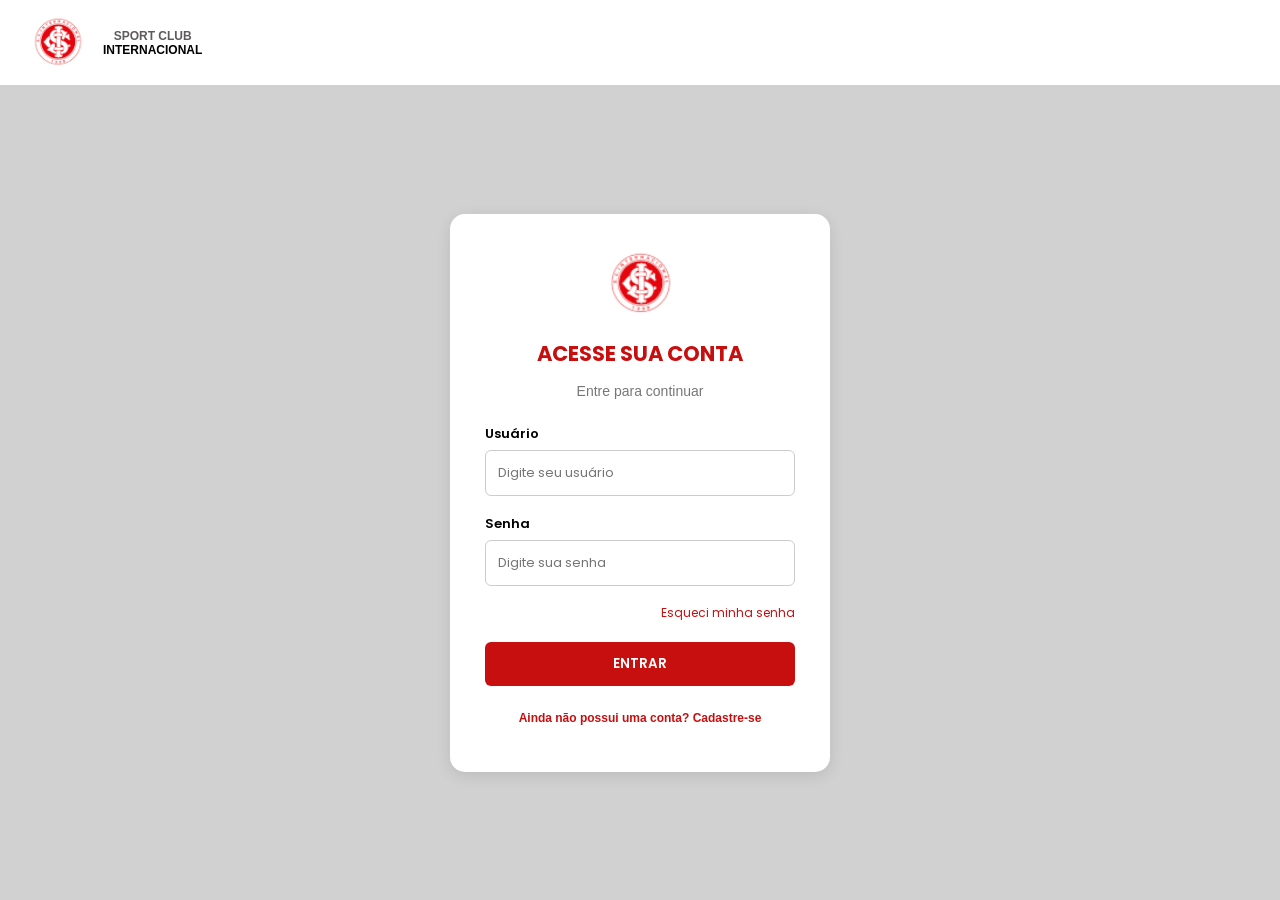
<file: index.html>
<!DOCTYPE html>
<html lang="pt-br">

<head>
    <meta charset="UTF-8">
    <meta name="viewport" content="width=device-width, initial-scale=1.0">

    <link rel="shortcut icon" href="ico.sc.png" type="image/x-icon">
    <link rel="stylesheet" href="style2.css">

    <title>Login - Internacional</title>
</head>

<body>

    <!-- CABEÇALHO -->

    <div class="faixa">

        <img src="inter.img.png" alt="Escudo do Internacional">

        <h1>
            <span>SPORT CLUB</span><br>
            INTERNACIONAL
        </h1>

    </div>


    <!-- ÁREA DE LOGIN -->

    <main>

        <form action="index2.html" method="get">
            <div class="login">
                <img src="inter.img.png" alt="Escudo do Internacional" class="logo-login">
                <h2>ACESSE SUA CONTA</h2>
                <p class="subtitulo">
                    Entre para continuar
                </p>
                <!-- USUÁRIO -->
                <div class="campo">
                    <label for="usuario">Usuário</label>
                    <input
                        type="text"
                        id="usuario"
                        placeholder="Digite seu usuário"
                        required
                    >
                </div>
                <!-- SENHA -->
                <div class="campo">
                    <label for="senha">Senha</label>
                    <input
                        type="password"
                        id="senha"
                        placeholder="Digite sua senha"
                        required
                    >
                </div>
                <!-- ESQUECI A SENHA -->
                <a href="#" class="esqueci">
                    Esqueci minha senha
                </a>
                <!-- BOTÃO -->
                <a href="index.html">
                    <button class="entrar">
                        ENTRAR
                    </button>
            
                <!-- CADASTRO -->
                <p class="cadastro">
                    Ainda não possui uma conta?
                    <a href="#">Cadastre-se</a>
                </p>
            </div>
        </form>

    </main>

</body>

</html>
</file>
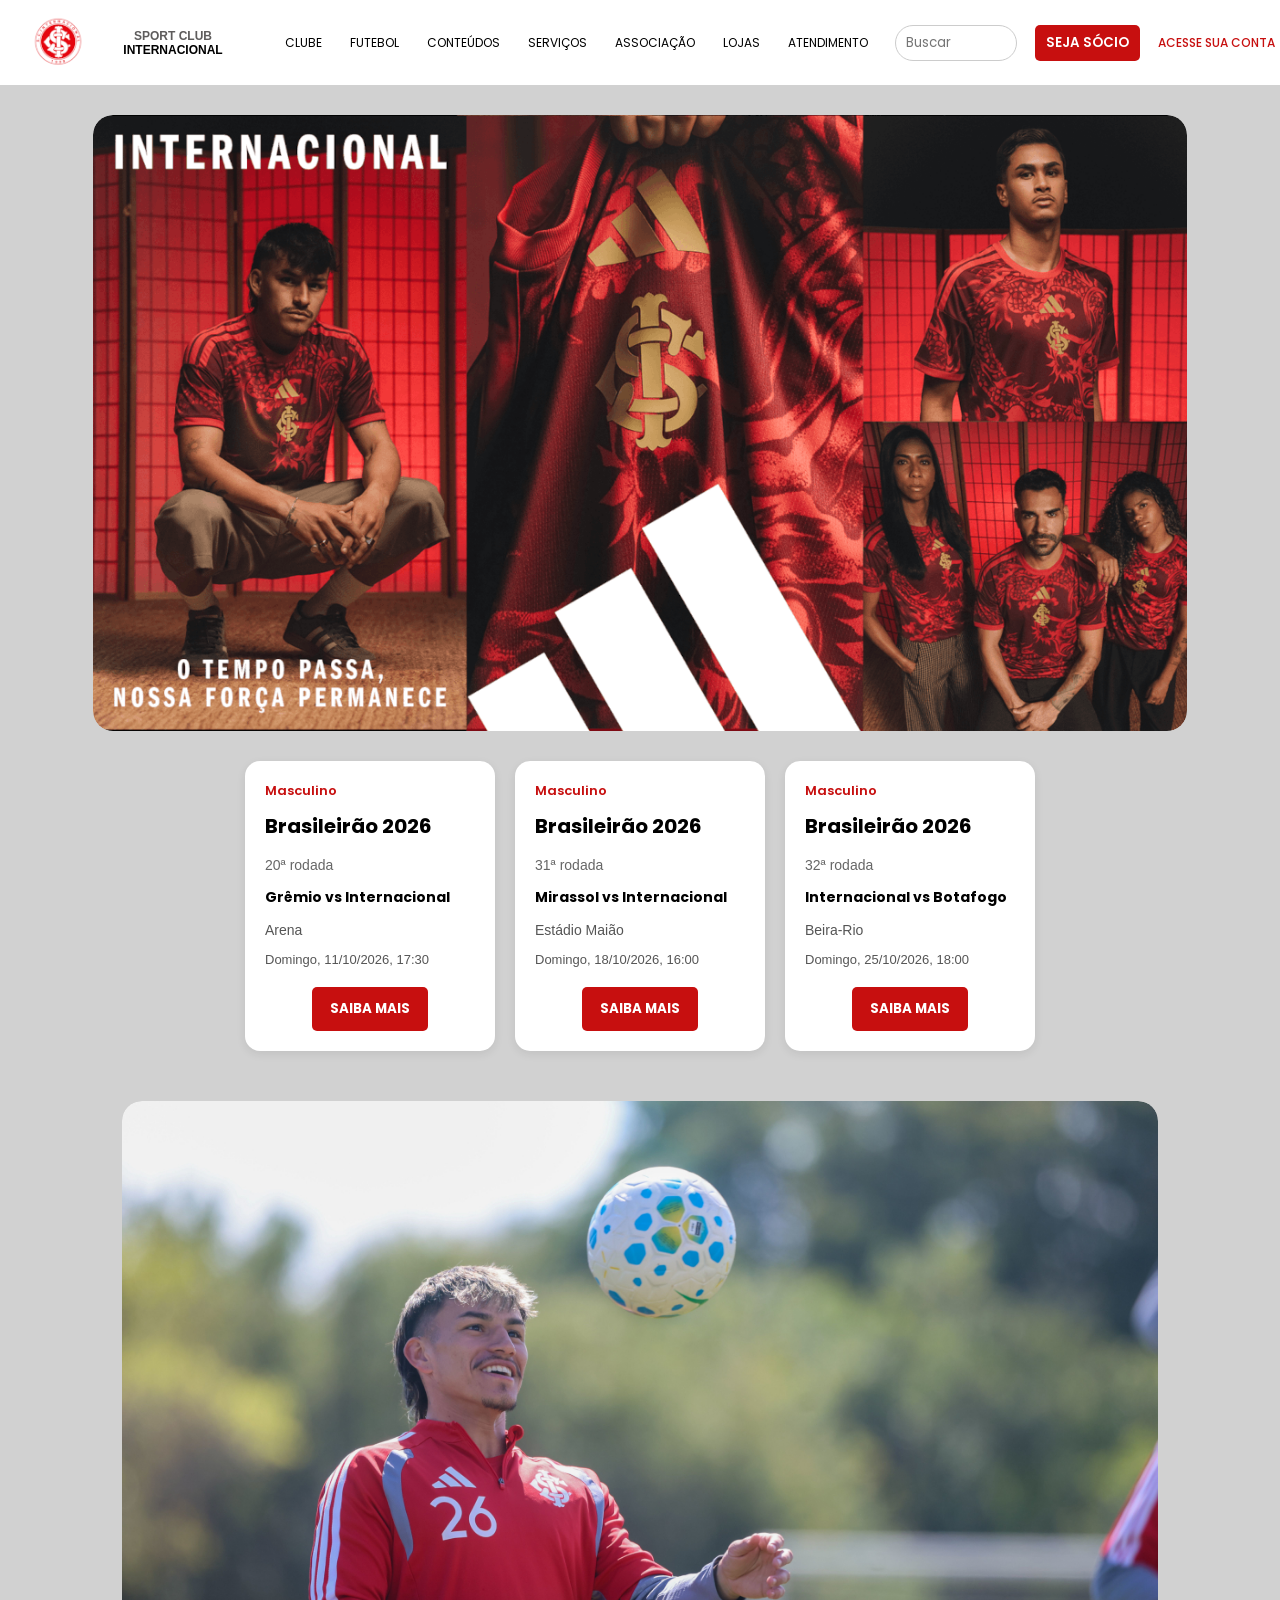
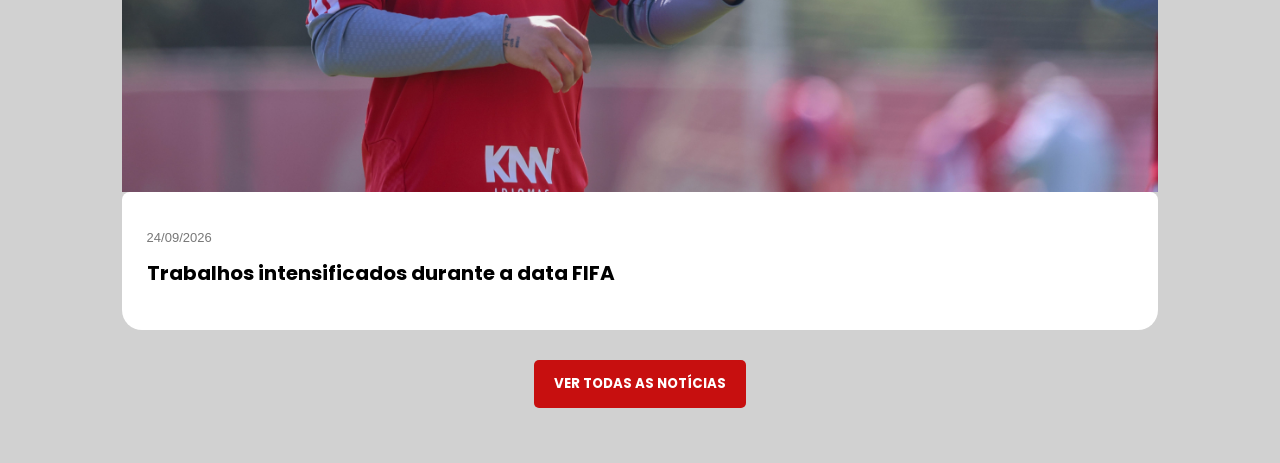
<file: index2.html>
<!DOCTYPE html>
<html lang="pt-br">

<head>
    <meta charset="UTF-8">
    <meta name="viewport" content="width=device-width, initial-scale=1.0">

    <link rel="shortcut icon" href="ico.sc.png" type="image/x-icon">
    <link rel="stylesheet" href="style.css">

    <title>INTERNACIONAL site</title>
</head>

<body>

    <!-- CABEÇALHO -->
    <div class="faixa">

        <img src="inter.img.png" alt="Escudo do Internacional">

        <h1>
            <span>SPORT CLUB</span><br>
            INTERNACIONAL
        </h1>

       <nav class="navegacao">
    <a href="https://internacional.com.br/" target="_blank">CLUBE</a>
    <a href="https://internacional.com.br/" target= "blank">FUTEBOL</a>
    <a href="https://internacional.com.br/" target="_blank">CONTEÚDOS</a>
    <a href="https://internacional.com.br/"target="_blank">SERVIÇOS</a>
    <a href="https://internacional.com.br/"target="_blank">ASSOCIAÇÃO</a>
    <a href="https://internacional.com.br/"target="_blank">LOJAS</a>
    <a href="https://internacional.com.br/"target="_blank">ATENDIMENTO</a>
</nav>

        <div class="pesquisa">
            <input type="text" placeholder="Buscar">
        </div>

        <button class="socio">SEJA SÓCIO</button>

        <p>
            <a href="index2.html" target="_blank" rel="foto">
                ACESSE SUA CONTA
            </a>
        </p>

        <hr>

    </div>


    <!-- CONTEÚDO PRINCIPAL -->
    <main>
        <div class="foto-inicial">
        <img src="site.png" alt="Imagem principal">
        </div>

        <!-- JOGO 1 -->
         <div class="jogos">
        <div class="card-jogo">

           
            <span class="categoria">Masculino</span>

            <h2>Brasileirão 2026</h2>

            <p class="rodada">20ª rodada</p>

            <h3>Grêmio vs Internacional</h3>

            <p class="estadio">Arena</p>

            <p class="data">
                Domingo, 11/10/2026, 17:30
            </p>
            <a href="https://www.cbf.com.br/futebol-brasileiro/tabelas/campeonato-brasileiro/serie-a" class="link-jogos" target="_blank" rel="foto">
            <button class="jogobtn"><strong>SAIBA MAIS</strong></button>
            </a>
        </div>


        <!-- JOGO 2 -->
        <div class="card-jogo">

            <span class="categoria">Masculino</span>

            <h2>Brasileirão 2026</h2>

            <p class="rodada">31ª rodada</p>

            <h3>Mirassol vs Internacional</h3>

            <p class="estadio">Estádio Maião</p>

            <p class="data">
                Domingo, 18/10/2026, 16:00
            </p>

           
            <a href="https://www.cbf.com.br/futebol-brasileiro/tabelas/campeonato-brasileiro/serie-a" class="link-jogos"target="_blank" rel="foto">
            <button class="jogobtn"><strong>SAIBA MAIS</strong></button>
            </a>

        </div>


        <!-- JOGO 3 -->
        <div class="card-jogo">

            <span class="categoria">Masculino</span>

            <h2>Brasileirão 2026</h2>

            <p class="rodada">32ª rodada</p>

            <h3>Internacional vs Botafogo</h3>

            <p class="estadio">Beira-Rio</p>

            <p class="data">
                Domingo, 25/10/2026, 18:00
            </p>

            </p>
            <a href="https://www.cbf.com.br/futebol-brasileiro/tabelas/campeonato-brasileiro/serie-a" class="link-jogos" target="_blank" rel="foto">
            <button class="jogobtn"><strong>SAIBA MAIS</strong></button>
            </a>

        </div>
        </div>


        <!-- DESTAQUE / NOTÍCIA -->
        <div class="destaque">

            <img src="jogadores.jpg" alt="Jogadores do Internacional">

            <div class="texto">

                <p>24/09/2026</p>

                <h2>
                    Trabalhos intensificados durante a data FIFA
                </h2>

            </div>

        </div>


        <!-- BOTÃO DE NOTÍCIAS -->
         
        <a href="https://ge.globo.com/" class="meu-link" target="_blank">
        <button class="btn"> <strong>VER TODAS AS NOTÍCIAS</strong></button>
        </a>
        
    </main>

</body>

</html>
</file>
<file: style2.css>
@import url('https://fonts.googleapis.com/css2?family=Poppins:wght@400;500;600;700&display=swap');


/* =========================
   CONFIGURAÇÕES GERAIS
========================= */

body {
    background-color: rgb(209, 209, 209);

    margin: 0;

    font-family: Arial, sans-serif;

    color: black;
}


/* =========================
   CABEÇALHO
========================= */

.faixa {
    background-color: white;

    display: flex;

    align-items: center;

    gap: 18px;

    padding: 15px 30px;

    width: 100%;

    box-sizing: border-box;
}


/* ESCUDO */

.faixa img {
    width: 55px;
}


/* TÍTULO */

.faixa h1 {
    font-size: 12px;

    text-align: center;

    margin: 0;
}


.faixa h1 span {
    color: rgb(94, 91, 91);
}


/* =========================
   ÁREA PRINCIPAL
========================= */

main {
    min-height: calc(100vh - 85px);

    display: flex;

    justify-content: center;

    align-items: center;

    padding: 30px;

    box-sizing: border-box;
}


/* =========================
   CARD DE LOGIN
========================= */

.login {
    background-color: white;

    width: 380px;

    padding: 35px;

    border-radius: 15px;

    box-sizing: border-box;

    box-shadow: 0 4px 15px rgba(0, 0, 0, 0.10);

    text-align: center;
}


/* =========================
   LOGO
========================= */

.logo-login {
    width: 70px;

    margin-bottom: 10px;
}


/* =========================
   TÍTULO
========================= */

.login h2 {
    font-family: 'Poppins', sans-serif;

    font-size: 21px;

    margin: 5px 0;

    color: rgb(199, 15, 15);
}


.subtitulo {
    color: #777;

    font-size: 14px;

    margin-bottom: 25px;
}


/* =========================
   CAMPOS
========================= */

.campo {
    text-align: left;

    margin-bottom: 18px;
}


.campo label {
    display: block;

    font-family: 'Poppins', sans-serif;

    font-size: 13px;

    font-weight: 600;

    margin-bottom: 6px;
}


.campo input {
    width: 100%;

    padding: 12px;

    box-sizing: border-box;

    border: 1px solid #ccc;

    border-radius: 6px;

    outline: none;

    font-family: 'Poppins', sans-serif;

    font-size: 13px;
}


.campo input:focus {
    border-color: rgb(199, 15, 15);
}


/* =========================
   ESQUECI A SENHA
========================= */

.esqueci {
    display: block;

    text-align: right;

    color: rgb(199, 15, 15);

    font-family: 'Poppins', sans-serif;

    font-size: 12px;

    text-decoration: none;

    margin-bottom: 20px;
}


.esqueci:hover {
    text-decoration: underline;
}


/* =========================
   BOTÃO ENTRAR
========================= */

.entrar {
    width: 100%;

    padding: 12px;

    background-color: rgb(199, 15, 15);

    color: white;

    border: none;

    border-radius: 6px;

    font-family: 'Poppins', sans-serif;

    font-weight: 600;

    cursor: pointer;

    transition: 0.3s;
}


.entrar:hover {
    background-color: rgb(160, 10, 10);

    transform: scale(1.02);
}


/* =========================
   CADASTRO
========================= */

.cadastro {
    margin-top: 25px;

    color: #777;

    font-size: 12px;
}


.cadastro a {
    color: rgb(199, 15, 15);

    text-decoration: none;

    font-weight: 600;
}


.cadastro a:hover {
    text-decoration: underline;
}


/* =========================
   CELULAR
========================= */

@media (max-width: 500px) {

    main {
        padding: 20px;
    }

    .login {
        width: 100%;

        padding: 25px;
    }

}



/* ==========================================
   AJUSTES EXCLUSIVOS PARA CELULAR
   Regras adicionadas sem alterar o layout desktop
========================================== */

@media (max-width: 500px) {
    html, body {
        width: 100%;
        max-width: 100%;
        min-width: 320px;
        overflow-x: hidden;
    }

    .faixa {
        width: 100%;
        justify-content: center;
        gap: 10px;
        padding: 12px 14px;
    }

    .faixa img {
        width: 45px;
        max-width: 18vw;
        height: auto;
    }

    .faixa h1 {
        font-size: 11px;
    }

    main {
        width: 100%;
        min-height: calc(100vh - 70px);
        padding: 20px 14px;
        align-items: center;
    }

    .login {
        width: 100%;
        max-width: 380px;
        padding: 25px 20px;
        margin: 0 auto;
    }

    .logo-login {
        width: 64px;
        max-width: 100%;
        height: auto;
    }

    .login h2 {
        font-size: clamp(18px, 5vw, 21px);
        line-height: 1.3;
    }

    .subtitulo {
        font-size: 13px;
        margin-bottom: 22px;
    }

    .campo {
        width: 100%;
    }

    .campo input {
        width: 100%;
        min-width: 0;
        font-size: 16px;
    }

    .entrar {
        min-height: 44px;
        font-size: 14px;
    }

    .cadastro {
        line-height: 1.5;
    }
}

@media (max-width: 350px) {
    main {
        padding: 16px 10px;
    }

    .login {
        padding: 22px 16px;
    }

    .cadastro {
        font-size: 11px;
    }
}
</file>
<file: style.css>
@import url('https://fonts.googleapis.com/css2?family=Poppins:wght@400;500;600;700&display=swap');


/* =========================
   CONFIGURAÇÕES GERAIS
========================= */

body {
    background-color: rgb(209, 209, 209);
    color: black;
    margin: 0;
    font-family: Arial, sans-serif;
}


/* =========================
   TÍTULOS
========================= */

h1 {
    font-size: 12px;
    text-align: center;

}

h2 {
    font-size: 15pt;
    margin-top: -10px;
}


/* =========================
   CABEÇALHO
========================= */

.faixa {
    background-color: white;

    display: flex;
    align-items: center;

    gap: 18px;

    padding: 15px 30px;

    width: 100%;
    box-sizing: border-box;

    margin: 0;
}


/* ESCUDO */

.faixa img {
    width: 55px;
    height: auto;
}


/* TÍTULO */

.faixa h1 {
    margin: 0;
    min-width: 140px;
}

.faixa h1 span {
    color: rgb(94, 92, 92);
}


/* =========================
   MENU
========================= */

.navegacao {
    display: flex;

    align-items: center;

    gap: 10px;

    margin-left: 15px;

    font-family: 'Poppins', sans-serif;

    flex: 1;
}


.navegacao a {
    

    color: black;

    text-decoration: none;

    white-space: nowrap;

    border-radius: 5px;

    padding: 6px 9px;

    font-size: 12px;

    transition: 0.3s;
}


.navegacao a:hover {
    background-color: rgb(160, 10, 10);
    color: white;
    
}


/* =========================
   PESQUISA
========================= */

.pesquisa input {
    width: 100px;

    padding: 7px 10px;

    border: 1px solid #ccc;

    border-radius: 20px;

    outline: none;

    font-family: 'Poppins', sans-serif;
}


/* =========================
   BOTÃO SEJA SÓCIO
========================= */

.socio {
    background-color: rgb(199, 15, 15);

    color: white;

    border: none;

    border-radius: 5px;

    padding: 8px 11px;

    font-family: 'Poppins', sans-serif;

    font-weight: 600;

    cursor: pointer;

    white-space: nowrap;

    transition: 0.3s;
}


.socio:hover {
    background-color: rgb(160, 10, 10);
}


/* =========================
   CONTA
========================= */

.faixa p {
    margin: 0;

    white-space: nowrap;
}


.faixa p a {
    color: rgb(199, 15, 15);

    text-decoration: none;

    font-family: 'Poppins', sans-serif;

    font-size: 12px;

    font-weight: 500;
}


.faixa p a:hover {
    text-decoration: underline;
}


/* =========================
   CONTEÚDO PRINCIPAL
========================= */

main {
    width: 90%;

    max-width: 1200px;

    margin: 0 auto;

    padding: 30px 0;

    box-sizing: border-box;
}


/* =========================
   IMAGEM PRINCIPAL
========================= */

.foto-inicial {
    width: 95%;

    margin: 0 auto;

    border-radius: 20px;

    overflow: hidden;
}


.foto-inicial img {
    width: 100%;

    display: block;

    border-radius: 20px;

    transition: 0.5s;
}


.foto-inicial img:hover {
    transform: scale(1.03);
}


/* =========================
   CARDS DOS JOGOS
========================= */

.jogos {
    display: flex;

    justify-content: center;

    gap: 20px;

    margin-top: 30px;
}


.card-jogo {
    background-color: white;

    padding: 20px;

    border-radius: 15px;

    width: 250px;

    min-height: 260px;

    box-sizing: border-box;

    box-shadow: 0 3px 10px rgba(0, 0, 0, 0.08);
}


/* CATEGORIA */

.categoria {
    color: rgb(199, 15, 15);

    font-family: 'Poppins', sans-serif;

    font-size: 13px;

    font-weight: 600;
}


/* CAMPEONATO */

.card-jogo h2 {
    margin-top: 10px;

    font-family: 'Poppins', sans-serif;
}


/* RODADA */

.rodada {
    color: #666;

    font-size: 14px;
}


/* CONFRONTO */

.card-jogo h3 {
    font-family: 'Poppins', sans-serif;

    font-size: 14px;
}


/* ESTÁDIO */

.estadio {
    color: #555;

    font-size: 14px;
}


/* DATA */

.data {
    color: #555;

    font-size: 13px;
}


/* =========================
   BOTÃO DOS JOGOS
========================= */

.jogobtn {
    background-color: rgb(199, 15, 15);

    color: white;

    border-radius: 5px;

    padding: 12px 18px;

    display: block;

    margin: 20px auto 0;

    font-family: 'Poppins', sans-serif;

    border: none;

    cursor: pointer;

    transition: 0.3s;
}


.jogobtn:hover {
    background-color: rgb(160, 10, 10);

    transform: scale(1.03);
}


.link-jogos {
    text-decoration: none;
}


/* =========================
   DESTAQUE / NOTÍCIA
========================= */

.destaque {
    overflow: hidden;
    width: 90%;
    margin: 50px auto 30px;
    border-radius: 20px;
}

.destaque img {
    width: 100%;
    height: auto;
    display: block;
    border-radius: 20px 20px 0px 0px;
    transition: 0.5s;
}

.destaque img:hover {
    transform: scale(1.03);
}


/* TEXTO DA NOTÍCIA */

.texto {
    background-color: white;

    padding: 25px;

    border-radius: 8px;
}


.texto p {
    color: #777;

    font-size: 13px;
}


.texto h2 {
    font-family: 'Poppins', sans-serif;

    margin-top: 5px;
}


/* =========================
   BOTÃO DE NOTÍCIAS
========================= */

.btn {
    background-color: rgb(199, 15, 15);

    color: white;

    border-radius: 5px;

    padding: 14px 20px;

    display: block;

    margin: 25px auto;

    font-family: 'Poppins', sans-serif;

    border: none;

    cursor: pointer;

    transition: 0.3s;
}


.btn:hover {
    background-color: rgb(160, 10, 10);

    transform: scale(1.03);
}


.meu-link {
    text-decoration: none;

    font-family: 'Poppins', sans-serif;
}


/* =========================
   RESPONSIVIDADE
========================= */

@media (max-width: 1000px) {

    .faixa {
        flex-wrap: wrap;
    }

    .navegacao {
        order: 3;

        width: 100%;

        justify-content: center;

        flex-wrap: wrap;

        margin-top: 10px;
    }

}


@media (max-width: 800px) {

    .jogos {
        flex-wrap: wrap;
    }

}


@media (max-width: 600px) {

    main {
        width: 95%;
    }

    .foto-inicial {
        width: 100%;
    }

    .destaque {
        width: 100%;
    }

    .card-jogo {
        width: 100%;
        max-width: 350px;
    }

}





/* ==========================================
   AJUSTES EXCLUSIVOS PARA CELULAR
   Regras adicionadas sem alterar o layout desktop
========================================== */

@media (max-width: 600px) {
    * {
        box-sizing: border-box;
    }

    html, body {
        width: 100%;
        max-width: 100%;
        overflow-x: hidden;
    }

    .faixa {
        width: 100%;
        padding: 12px;
        gap: 10px;
        justify-content: center;
        flex-wrap: wrap;
    }

    .faixa > img {
        width: 44px;
        height: auto;
        flex: 0 0 auto;
    }

    .faixa h1 {
        min-width: 0;
        font-size: 11px;
        flex: 0 1 auto;
    }

    .navegacao {
        order: 3;
        flex: 1 1 100%;
        width: 100%;
        min-width: 0;
        margin: 8px 0 0;
        padding: 0;
        display: flex;
        justify-content: center;
        flex-wrap: wrap;
        gap: 4px;
    }

    .navegacao a {
        font-size: 10px;
        padding: 7px 6px;
        white-space: nowrap;
    }

    .pesquisa {
        order: 4;
        flex: 1 1 130px;
        min-width: 0;
        max-width: 210px;
    }

    .pesquisa input {
        width: 100%;
        min-width: 0;
        font-size: 14px;
    }

    .socio {
        order: 5;
        padding: 9px 10px;
        font-size: 10px;
    }

    .faixa p {
        order: 6;
        flex: 1 1 100%;
        text-align: center;
        white-space: normal;
        font-size: 11px;
    }

    main {
        width: 95%;
        max-width: 100%;
        padding: 18px 0;
    }

    .foto-inicial,
    .destaque {
        width: 100%;
        max-width: 100%;
        margin-left: auto;
        margin-right: auto;
    }

    .foto-inicial img,
    .destaque img {
        display: block;
        width: 100%;
        height: auto;
    }

    .jogos {
        width: 100%;
        display: flex;
        flex-direction: column;
        align-items: center;
        gap: 14px;
        margin-top: 20px;
    }

    .card-jogo {
        width: 100%;
        max-width: 100%;
        min-width: 0;
        min-height: auto;
        padding: 18px;
    }

    .card-jogo h2 {
        font-size: 19px;
        line-height: 1.35;
    }

    .card-jogo h3 {
        font-size: 14px;
        overflow-wrap: anywhere;
    }

    .jogobtn {
        max-width: 100%;
    }

    .destaque {
        margin-top: 28px;
        margin-bottom: 20px;
    }

    .texto {
        padding: 18px;
    }

    .texto h2 {
        font-size: 17px;
        line-height: 1.4;
    }

    .btn {
        max-width: 100%;
        padding: 13px 16px;
        font-size: 12px;
    }
}

@media (max-width: 360px) {
    .faixa {
        padding: 10px 8px;
        gap: 7px;
    }

    .navegacao {
        gap: 2px;
    }

    .navegacao a {
        padding: 6px 4px;
        font-size: 9px;
    }

    .card-jogo {
        padding: 15px;
    }

    .texto {
        padding: 15px;
    }
}
</file>
